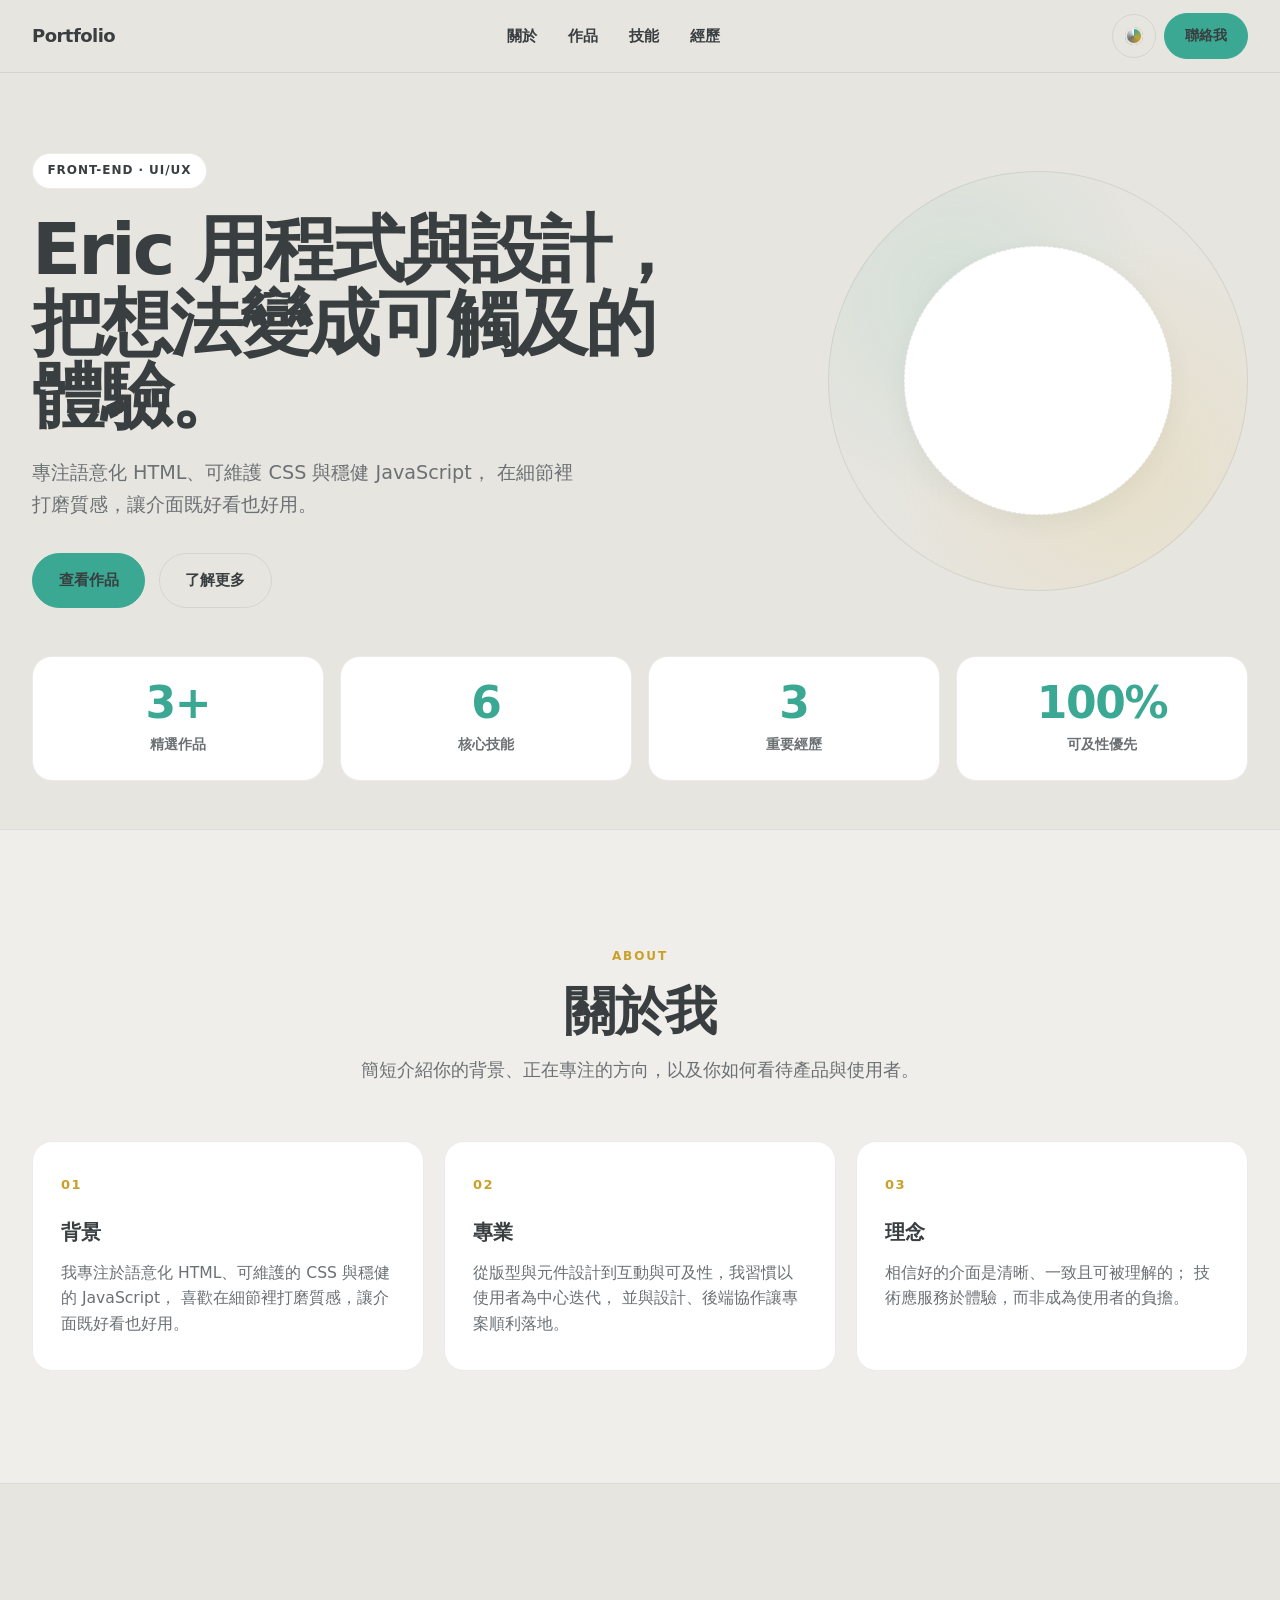
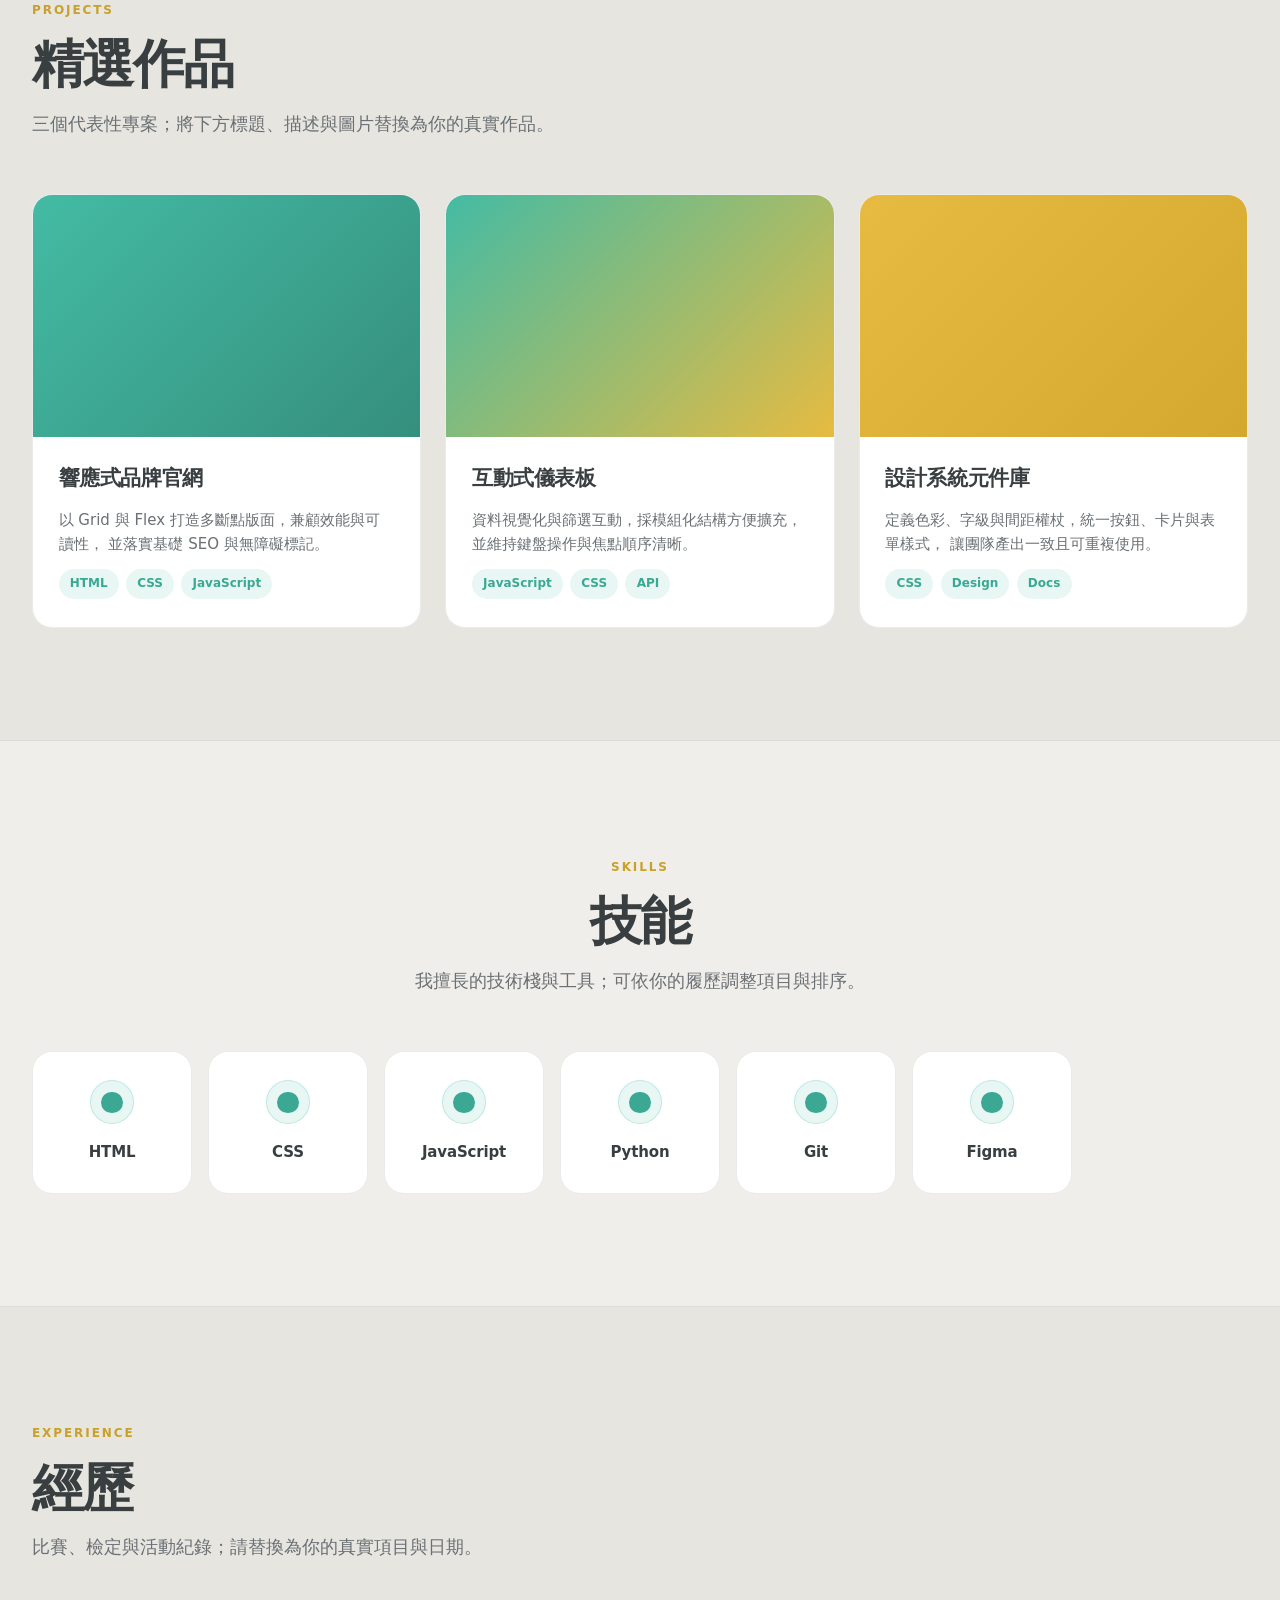
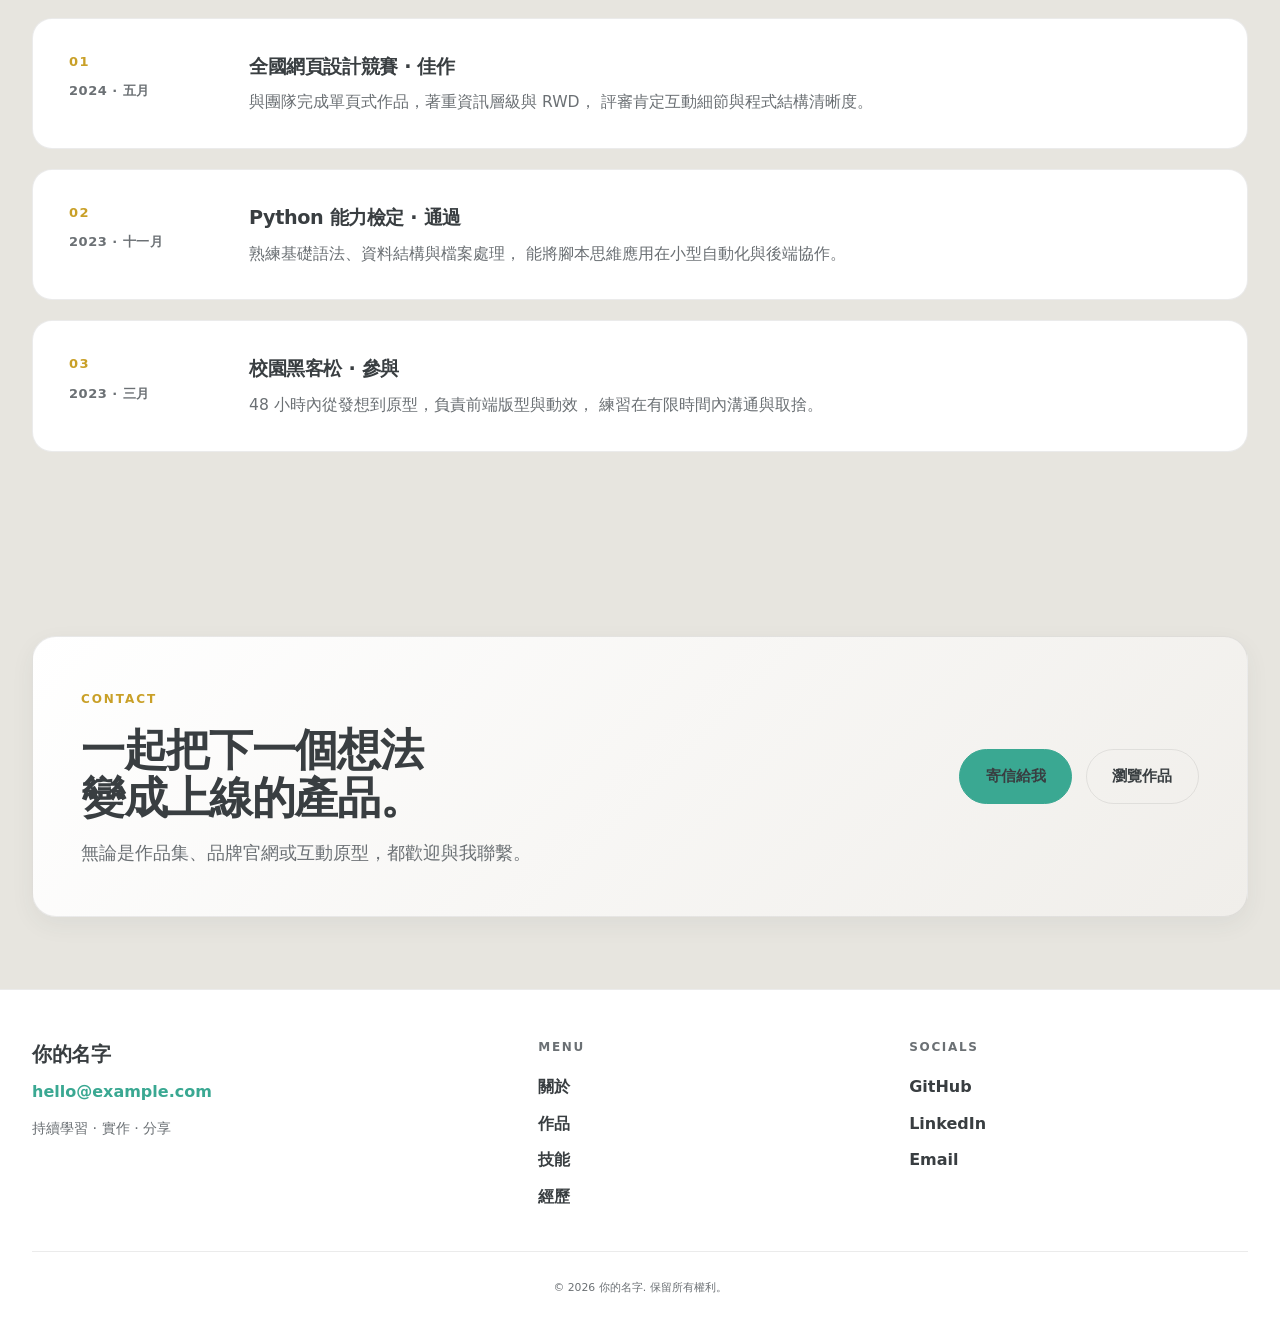
<file: index.html>
<!DOCTYPE html>
<html lang="zh-Hant">
  <head>
    <meta charset="UTF-8" />
    <meta name="viewport" content="width=device-width, initial-scale=1.0" />
    <meta
      name="description"
      content="個人作品集 — 前端開發與 UI 設計"
    />
    <title>67 | Portfolio</title>
    <link rel="stylesheet" href="style.css" />
    <script src="script.js" defer></script>
  </head>
  <body>
    <!-- 可替換：網站標題、導覽文案、各區塊內容與連結 -->

    <a class="skip-link" href="#main">跳至主要內容</a>

    <header class="site-header">
      <div class="header-inner">
        <a class="logo" href="#hero" aria-label="回到頁首">Portfolio</a>

        <button
          type="button"
          class="nav-toggle"
          id="nav-toggle"
          aria-expanded="false"
          aria-controls="site-nav"
          aria-label="開啟選單"
        >
          <span class="nav-toggle-bar" aria-hidden="true"></span>
          <span class="nav-toggle-bar" aria-hidden="true"></span>
        </button>

        <nav class="site-nav" id="site-nav" aria-label="主要導覽">
          <ul class="nav-list">
            <li><a href="#about">關於</a></li>
            <li><a href="#projects">作品</a></li>
            <li><a href="#skills">技能</a></li>
            <li><a href="#experience">經歷</a></li>
          </ul>
        </nav>

        <div class="header-actions">
          <button
            type="button"
            class="theme-toggle"
            id="theme-toggle"
            aria-label="切換淺色或深色主題"
          ></button>
          <a class="btn btn--primary btn--sm header-cta" href="#footer">聯絡我</a>
        </div>
      </div>
    </header>

    <main id="main">
      <section id="hero" class="hero section">
        <div class="container hero-grid">
          <div class="hero-inner reveal">
            <p class="badge">Front-end · UI/UX</p>
            <h1 class="hero-title">
              Eric 用程式與設計，<br />
              把想法變成可觸及的體驗。
            </h1>
            <p class="hero-slogan">
              專注語意化 HTML、可維護 CSS 與穩健 JavaScript，
              在細節裡打磨質感，讓介面既好看也好用。
            </p>
            <div class="hero-actions">
              <a class="btn btn--primary" href="#projects">查看作品</a>
              <a class="btn btn--secondary" href="#about">了解更多</a>
            </div>
          </div>
          <div class="hero-visual reveal" aria-hidden="true">
            <div class="hero-visual-ring"></div>
            <div class="hero-visual-core"></div>
          </div>
        </div>
      </section>

      <section class="stats section" aria-label="重點數據">
        <div class="container">
          <ul class="stats-grid">
            <li class="stat-item reveal">
              <span class="stat-value">3+</span>
              <span class="stat-label">精選作品</span>
            </li>
            <li class="stat-item reveal">
              <span class="stat-value">6</span>
              <span class="stat-label">核心技能</span>
            </li>
            <li class="stat-item reveal">
              <span class="stat-value">3</span>
              <span class="stat-label">重要經歷</span>
            </li>
            <li class="stat-item reveal">
              <span class="stat-value">100%</span>
              <span class="stat-label">可及性優先</span>
            </li>
          </ul>
        </div>
      </section>

      <section id="about" class="section section-about">
        <div class="container">
          <header class="section-header section-header--center reveal">
            <p class="section-label">About</p>
            <h2>關於我</h2>
            <p class="section-lead">
              簡短介紹你的背景、正在專注的方向，以及你如何看待產品與使用者。
            </p>
          </header>
          <div class="feature-grid">
            <article class="feature-card reveal">
              <span class="feature-index" aria-hidden="true">01</span>
              <h3>背景</h3>
              <p>
                我專注於語意化 HTML、可維護的 CSS 與穩健的 JavaScript，
                喜歡在細節裡打磨質感，讓介面既好看也好用。
              </p>
            </article>
            <article class="feature-card reveal">
              <span class="feature-index" aria-hidden="true">02</span>
              <h3>專業</h3>
              <p>
                從版型與元件設計到互動與可及性，我習慣以使用者為中心迭代，
                並與設計、後端協作讓專案順利落地。
              </p>
            </article>
            <article class="feature-card reveal">
              <span class="feature-index" aria-hidden="true">03</span>
              <h3>理念</h3>
              <p>
                相信好的介面是清晰、一致且可被理解的；
                技術應服務於體驗，而非成為使用者的負擔。
              </p>
            </article>
          </div>
        </div>
      </section>

      <section id="projects" class="section section-projects">
        <div class="container">
          <header class="section-header reveal">
            <p class="section-label">Projects</p>
            <h2>精選作品</h2>
            <p class="section-lead">
              三個代表性專案；將下方標題、描述與圖片替換為你的真實作品。
            </p>
          </header>

          <div class="projects-grid">
            <article class="project-card reveal">
              <div
                class="project-thumb"
                role="img"
                aria-label="作品一預覽圖佔位"
              ></div>
              <div class="project-body">
                <h3>響應式品牌官網</h3>
                <p>
                  以 Grid 與 Flex 打造多斷點版面，兼顧效能與可讀性，
                  並落實基礎 SEO 與無障礙標記。
                </p>
                <ul class="tags" aria-label="使用技術">
                  <li>HTML</li>
                  <li>CSS</li>
                  <li>JavaScript</li>
                </ul>
              </div>
            </article>

            <article class="project-card reveal">
              <div
                class="project-thumb project-thumb--alt"
                role="img"
                aria-label="作品二預覽圖佔位"
              ></div>
              <div class="project-body">
                <h3>互動式儀表板</h3>
                <p>
                  資料視覺化與篩選互動，採模組化結構方便擴充，
                  並維持鍵盤操作與焦點順序清晰。
                </p>
                <ul class="tags" aria-label="使用技術">
                  <li>JavaScript</li>
                  <li>CSS</li>
                  <li>API</li>
                </ul>
              </div>
            </article>

            <article class="project-card reveal">
              <div
                class="project-thumb project-thumb--alt2"
                role="img"
                aria-label="作品三預覽圖佔位"
              ></div>
              <div class="project-body">
                <h3>設計系統元件庫</h3>
                <p>
                  定義色彩、字級與間距權杖，統一按鈕、卡片與表單樣式，
                  讓團隊產出一致且可重複使用。
                </p>
                <ul class="tags" aria-label="使用技術">
                  <li>CSS</li>
                  <li>Design</li>
                  <li>Docs</li>
                </ul>
              </div>
            </article>
          </div>
        </div>
      </section>

      <section id="skills" class="section section-skills">
        <div class="container">
          <header class="section-header section-header--center reveal">
            <p class="section-label">Skills</p>
            <h2>技能</h2>
            <p class="section-lead">
              我擅長的技術棧與工具；可依你的履歷調整項目與排序。
            </p>
          </header>
          <ul class="skills-grid">
            <li class="skill-card reveal">
              <span class="skill-card__icon" aria-hidden="true"></span>
              <span class="skill-card__name">HTML</span>
            </li>
            <li class="skill-card reveal">
              <span class="skill-card__icon" aria-hidden="true"></span>
              <span class="skill-card__name">CSS</span>
            </li>
            <li class="skill-card reveal">
              <span class="skill-card__icon" aria-hidden="true"></span>
              <span class="skill-card__name">JavaScript</span>
            </li>
            <li class="skill-card reveal">
              <span class="skill-card__icon" aria-hidden="true"></span>
              <span class="skill-card__name">Python</span>
            </li>
            <li class="skill-card reveal">
              <span class="skill-card__icon" aria-hidden="true"></span>
              <span class="skill-card__name">Git</span>
            </li>
            <li class="skill-card reveal">
              <span class="skill-card__icon" aria-hidden="true"></span>
              <span class="skill-card__name">Figma</span>
            </li>
          </ul>
        </div>
      </section>

      <section id="experience" class="section section-experience">
        <div class="container">
          <header class="section-header reveal">
            <p class="section-label">Experience</p>
            <h2>經歷</h2>
            <p class="section-lead">
              比賽、檢定與活動紀錄；請替換為你的真實項目與日期。
            </p>
          </header>
          <ul class="experience-list">
            <li class="experience-item reveal">
              <div class="experience-item__meta">
                <span class="experience-index" aria-hidden="true">01</span>
                <time class="timeline-date" datetime="2024-05">2024 · 五月</time>
              </div>
              <div class="experience-item__body">
                <h3>全國網頁設計競賽 · 佳作</h3>
                <p>
                  與團隊完成單頁式作品，著重資訊層級與 RWD，
                  評審肯定互動細節與程式結構清晰度。
                </p>
              </div>
            </li>
            <li class="experience-item reveal">
              <div class="experience-item__meta">
                <span class="experience-index" aria-hidden="true">02</span>
                <time class="timeline-date" datetime="2023-11"
                  >2023 · 十一月</time
                >
              </div>
              <div class="experience-item__body">
                <h3>Python 能力檢定 · 通過</h3>
                <p>
                  熟練基礎語法、資料結構與檔案處理，
                  能將腳本思維應用在小型自動化與後端協作。
                </p>
              </div>
            </li>
            <li class="experience-item reveal">
              <div class="experience-item__meta">
                <span class="experience-index" aria-hidden="true">03</span>
                <time class="timeline-date" datetime="2023-03">2023 · 三月</time>
              </div>
              <div class="experience-item__body">
                <h3>校園黑客松 · 參與</h3>
                <p>
                  48 小時內從發想到原型，負責前端版型與動效，
                  練習在有限時間內溝通與取捨。
                </p>
              </div>
            </li>
          </ul>
        </div>
      </section>

      <section class="cta-banner section" aria-label="行動呼籲">
        <div class="container cta-banner__inner reveal">
          <div class="cta-banner__copy">
            <p class="section-label">Contact</p>
            <h2>一起把下一個想法<br />變成上線的產品。</h2>
            <p class="section-lead">
              無論是作品集、品牌官網或互動原型，都歡迎與我聯繫。
            </p>
          </div>
          <div class="cta-banner__actions">
            <a class="btn btn--primary" href="mailto:hello@example.com">寄信給我</a>
            <a class="btn btn--secondary" href="#projects">瀏覽作品</a>
          </div>
        </div>
      </section>
    </main>

    <footer id="footer" class="site-footer">
      <div class="container footer-grid reveal">
        <div class="footer-brand">
          <p class="footer-name">你的名字</p>
          <a class="footer-email" href="mailto:hello@example.com"
            >hello@example.com</a
          >
          <p class="footer-tagline">持續學習 · 實作 · 分享</p>
        </div>

        <nav class="footer-nav" aria-label="頁尾導覽">
          <p class="footer-nav__title">Menu</p>
          <ul>
            <li><a href="#about">關於</a></li>
            <li><a href="#projects">作品</a></li>
            <li><a href="#skills">技能</a></li>
            <li><a href="#experience">經歷</a></li>
          </ul>
        </nav>

        <div class="footer-social">
          <p class="footer-nav__title">Socials</p>
          <ul class="social-list" aria-label="社群連結">
            <li>
              <a
                href="https://github.com/"
                rel="noopener noreferrer"
                target="_blank"
                >GitHub</a
              >
            </li>
            <li>
              <a
                href="https://www.linkedin.com/"
                rel="noopener noreferrer"
                target="_blank"
                >LinkedIn</a
              >
            </li>
            <li>
              <a href="mailto:hello@example.com">Email</a>
            </li>
          </ul>
        </div>
      </div>
      <div class="container footer-bottom">
        <p class="copyright">
          <small
            >&copy; <span id="year"></span> 你的名字. 保留所有權利。</small
          >
        </p>
      </div>
    </footer>
  </body>
</html>
</file>
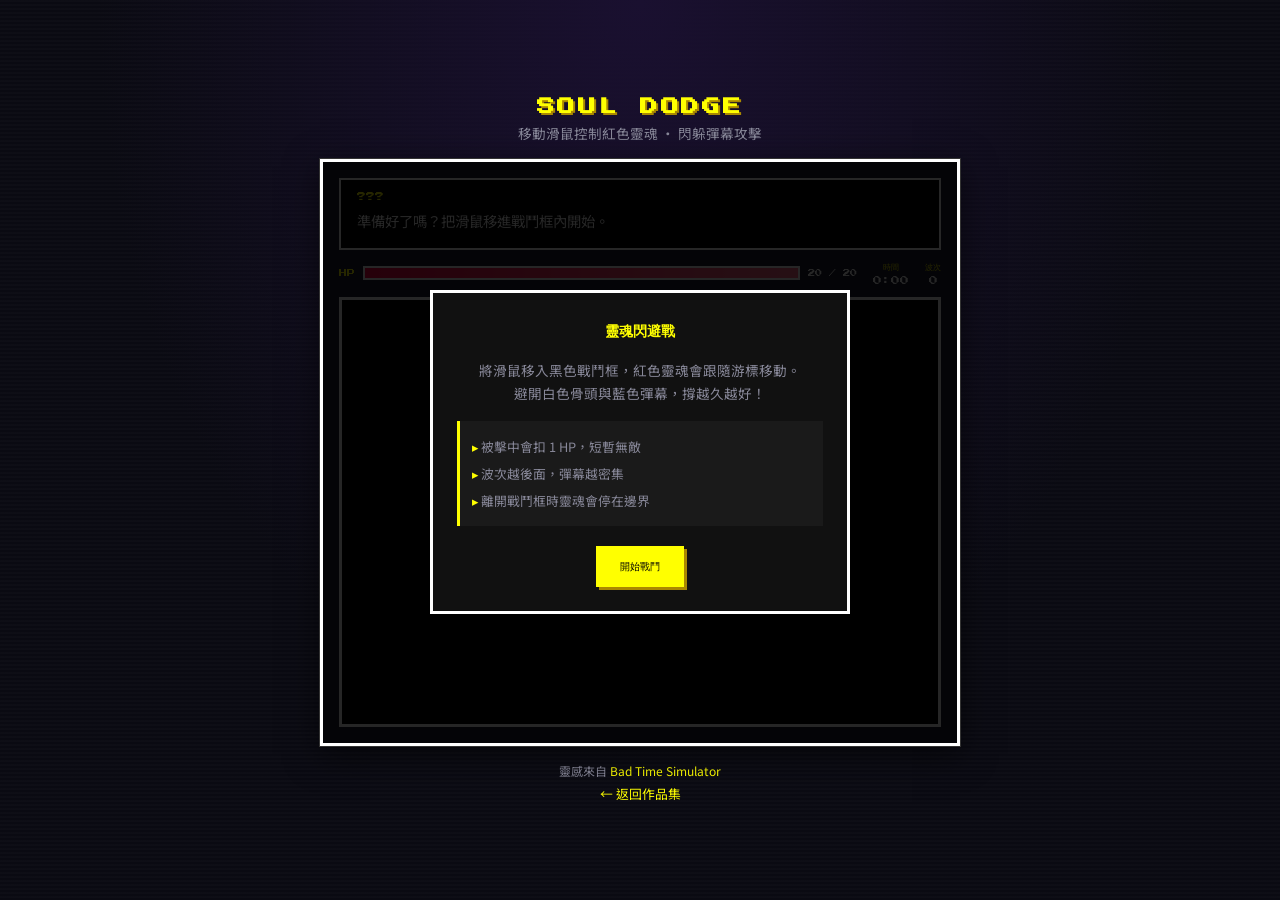
<file: dodge.html>
<!DOCTYPE html>
<html lang="zh-Hant">
  <head>
    <meta charset="UTF-8" />
    <meta name="viewport" content="width=device-width, initial-scale=1.0" />
    <meta
      name="description"
      content="滑鼠閃躲彈幕 — 以游標控制靈魂，在彈幕中生存"
    />
    <title>靈魂閃避戰 | Soul Dodge</title>
    <link rel="preconnect" href="https://fonts.googleapis.com" />
    <link rel="preconnect" href="https://fonts.gstatic.com" crossorigin />
    <link
      href="https://fonts.googleapis.com/css2?family=Press+Start+2P&family=Noto+Sans+TC:wght@400;700&display=swap"
      rel="stylesheet"
    />
    <link rel="stylesheet" href="dodge.css" />
  </head>
  <body>
    <div class="game-shell">
      <header class="game-header">
        <h1 class="game-title">SOUL DODGE</h1>
        <p class="game-subtitle">移動滑鼠控制紅色靈魂 · 閃躲彈幕攻擊</p>
      </header>

      <div class="battle-stage" id="battle-stage">
        <!-- 對話框 -->
        <div class="dialogue-box" id="dialogue-box" aria-live="polite">
          <span class="dialogue-name" id="dialogue-name">???</span>
          <p class="dialogue-text" id="dialogue-text">
            準備好了嗎？把滑鼠移進戰鬥框內開始。
          </p>
        </div>

        <!-- 狀態列 -->
        <div class="status-bar">
          <div class="hp-panel">
            <span class="hp-label">HP</span>
            <div class="hp-bar" role="progressbar" aria-valuemin="0" aria-valuemax="20" aria-valuenow="20" id="hp-bar">
              <div class="hp-fill" id="hp-fill"></div>
            </div>
            <span class="hp-text" id="hp-text">20 / 20</span>
          </div>
          <div class="stat-panel">
            <span class="stat-label">時間</span>
            <span class="stat-value" id="timer">0:00</span>
          </div>
          <div class="stat-panel">
            <span class="stat-label">波次</span>
            <span class="stat-value" id="wave">0</span>
          </div>
        </div>

        <!-- 戰鬥框 -->
        <div class="battle-box-wrap">
          <canvas id="game-canvas" width="560" height="400" aria-label="戰鬥區域"></canvas>
          <div class="battle-box-border" aria-hidden="true"></div>
        </div>

        <!-- 覆蓋層：開始 / 結束 -->
        <div class="overlay" id="overlay">
          <div class="overlay-card">
            <h2 class="overlay-title" id="overlay-title">靈魂閃避戰</h2>
            <p class="overlay-desc" id="overlay-desc">
              將滑鼠移入黑色戰鬥框，紅色靈魂會跟隨游標移動。<br />
              避開白色骨頭與藍色彈幕，撐越久越好！
            </p>
            <ul class="overlay-tips">
              <li>被擊中會扣 1 HP，短暫無敵</li>
              <li>波次越後面，彈幕越密集</li>
              <li>離開戰鬥框時靈魂會停在邊界</li>
            </ul>
            <button type="button" class="btn-start" id="btn-start">開始戰鬥</button>
          </div>
        </div>

        <div class="overlay overlay--hidden" id="gameover-overlay">
          <div class="overlay-card overlay-card--gameover">
            <h2 class="overlay-title">GAME OVER</h2>
            <p class="overlay-desc" id="final-stats"></p>
            <button type="button" class="btn-start" id="btn-restart">再戰一次</button>
          </div>
        </div>
      </div>

      <footer class="game-footer">
        <p>靈感來自 <a href="https://jcw87.github.io/c2-sans-fight/" target="_blank" rel="noopener noreferrer">Bad Time Simulator</a></p>
        <a href="index.html" class="back-link">← 返回作品集</a>
      </footer>
    </div>

    <script src="dodge.js" defer></script>
  </body>
</html>
</file>
<file: style.css>
/* ===== CSS variables (themes) ===== */
/* Palette: #393e41 · #d3d0cb · #e7e5df · #44bba4 · #e7bb41 */
:root {
  color-scheme: dark;
  --color-charcoal: #393e41;
  --color-warm-gray: #d3d0cb;
  --color-cream: #e7e5df;
  --color-teal: #44bba4;
  --color-gold: #e7bb41;
  --bg: var(--color-charcoal);
  --bg-elevated: #44494d;
  --bg-soft: #323639;
  --text: var(--color-cream);
  --text-muted: var(--color-warm-gray);
  --accent: var(--color-teal);
  --accent-secondary: var(--color-gold);
  --accent-soft: rgba(68, 187, 164, 0.16);
  --accent-secondary-soft: rgba(231, 187, 65, 0.14);
  --border: rgba(231, 229, 223, 0.14);
  --shadow: 0 24px 64px rgba(0, 0, 0, 0.28);
  --shadow-sm: 0 8px 24px rgba(0, 0, 0, 0.18);
  --header-bg: rgba(57, 62, 65, 0.82);
  --thumb-1: linear-gradient(135deg, #44bba4 0%, #358f7d 100%);
  --thumb-2: linear-gradient(135deg, #44bba4 0%, #e7bb41 100%);
  --thumb-3: linear-gradient(135deg, #e7bb41 0%, #c9a028 100%);
  --radius: 20px;
  --radius-sm: 12px;
  --radius-pill: 999px;
  --font-sans: "Inter", system-ui, -apple-system, "Segoe UI", Roboto,
    "Helvetica Neue", Arial, sans-serif;
  --transition: 0.25s ease;
  --nav-height: 4.5rem;
  --section-gap: clamp(4rem, 9vw, 7rem);
}

html[data-theme="light"] {
  color-scheme: light;
  --bg: var(--color-cream);
  --bg-elevated: #ffffff;
  --bg-soft: #f0eeea;
  --text: var(--color-charcoal);
  --text-muted: #6b7074;
  --accent: #3aa892;
  --accent-secondary: #c9a028;
  --accent-soft: rgba(68, 187, 164, 0.12);
  --accent-secondary-soft: rgba(231, 187, 65, 0.14);
  --border: rgba(57, 62, 65, 0.1);
  --shadow: 0 24px 64px rgba(57, 62, 65, 0.1);
  --shadow-sm: 0 8px 24px rgba(57, 62, 65, 0.06);
  --header-bg: rgba(231, 229, 223, 0.9);
  --thumb-1: linear-gradient(135deg, #44bba4 0%, #358f7d 100%);
  --thumb-2: linear-gradient(135deg, #44bba4 0%, #e7bb41 100%);
  --thumb-3: linear-gradient(135deg, #e7bb41 0%, #d4a82e 100%);
}

/* ===== Reset & base ===== */
*,
*::before,
*::after {
  box-sizing: border-box;
}

* {
  margin: 0;
}

html {
  scroll-behavior: smooth;
}

@media (prefers-reduced-motion: reduce) {
  html {
    scroll-behavior: auto;
  }

  *,
  *::before,
  *::after {
    animation-duration: 0.01ms !important;
    animation-iteration-count: 1 !important;
    transition-duration: 0.01ms !important;
  }

  .reveal {
    opacity: 1 !important;
    transform: none !important;
  }
}

body {
  font-family: var(--font-sans);
  font-size: 1rem;
  line-height: 1.65;
  color: var(--text);
  background-color: var(--bg);
  min-height: 100vh;
  -webkit-font-smoothing: antialiased;
}

img {
  max-width: 100%;
  display: block;
}

a {
  color: inherit;
  text-decoration: none;
  transition: color var(--transition), opacity var(--transition),
    transform var(--transition), background var(--transition),
    border-color var(--transition);
}

ul {
  list-style: none;
  padding: 0;
}

button {
  font: inherit;
  cursor: pointer;
  border: none;
  background: none;
  color: inherit;
}

:focus-visible {
  outline: 2px solid var(--accent);
  outline-offset: 3px;
}

.skip-link {
  position: absolute;
  left: 1rem;
  top: -100%;
  padding: 0.5rem 1rem;
  background: var(--accent);
  color: var(--bg);
  font-weight: 600;
  border-radius: var(--radius-sm);
  z-index: 1000;
  transition: top var(--transition);
}

.skip-link:focus {
  top: 1rem;
}

/* ===== Layout ===== */
.container {
  width: min(100% - 2.5rem, 76rem);
  margin-inline: auto;
}

.section {
  padding-block: var(--section-gap);
}

.section-header {
  max-width: 42rem;
  margin-bottom: clamp(2.5rem, 5vw, 3.5rem);
}

.section-header--center {
  margin-inline: auto;
  text-align: center;
}

.section-label {
  display: inline-block;
  font-size: 0.75rem;
  font-weight: 700;
  letter-spacing: 0.16em;
  text-transform: uppercase;
  color: var(--accent-secondary);
  margin-bottom: 1rem;
}

.section-header h2 {
  font-size: clamp(2rem, 5vw, 3.25rem);
  font-weight: 800;
  letter-spacing: -0.03em;
  line-height: 1.08;
  margin-bottom: 1rem;
}

.section-lead {
  color: var(--text-muted);
  font-size: clamp(1rem, 2vw, 1.125rem);
  max-width: 36rem;
}

.section-header--center .section-lead {
  margin-inline: auto;
}

/* ===== Buttons ===== */
.btn {
  display: inline-flex;
  align-items: center;
  justify-content: center;
  gap: 0.5rem;
  padding: 0.9rem 1.6rem;
  font-size: 0.9375rem;
  font-weight: 700;
  border-radius: var(--radius-pill);
  border: 1px solid transparent;
  white-space: nowrap;
}

.btn--sm {
  padding: 0.65rem 1.25rem;
  font-size: 0.875rem;
}

.btn--primary {
  background: var(--accent);
  color: var(--color-charcoal);
  border-color: var(--accent);
}

.btn--primary:hover {
  filter: brightness(1.06);
  transform: translateY(-2px);
}

.btn--secondary {
  background: transparent;
  color: var(--text);
  border-color: var(--border);
}

.btn--secondary:hover {
  border-color: var(--accent);
  color: var(--accent);
  transform: translateY(-2px);
}

/* ===== Header & nav ===== */
.site-header {
  position: sticky;
  top: 0;
  z-index: 100;
  background: var(--header-bg);
  backdrop-filter: blur(16px);
  -webkit-backdrop-filter: blur(16px);
  border-bottom: 1px solid var(--border);
}

.header-inner {
  display: flex;
  align-items: center;
  justify-content: space-between;
  gap: 1rem;
  width: min(100% - 2.5rem, 76rem);
  margin-inline: auto;
  min-height: var(--nav-height);
}

.logo {
  font-weight: 800;
  font-size: 1.125rem;
  letter-spacing: -0.03em;
  color: var(--text);
  flex-shrink: 0;
}

.logo:hover {
  color: var(--accent);
}

.header-actions {
  display: flex;
  align-items: center;
  gap: 0.5rem;
  flex-shrink: 0;
}

.header-cta {
  display: none;
}

.nav-toggle {
  display: flex;
  flex-direction: column;
  justify-content: center;
  gap: 6px;
  width: 2.75rem;
  height: 2.75rem;
  padding: 0.5rem;
  border-radius: var(--radius-sm);
  margin-left: auto;
}

.nav-toggle:hover {
  background: var(--accent-soft);
}

.nav-toggle-bar {
  display: block;
  height: 2px;
  width: 100%;
  background: var(--text);
  border-radius: 1px;
  transition: transform var(--transition), opacity var(--transition);
}

.site-header.is-open .nav-toggle-bar:first-child {
  transform: translateY(4px) rotate(45deg);
}

.site-header.is-open .nav-toggle-bar:last-child {
  transform: translateY(-4px) rotate(-45deg);
}

.site-nav {
  position: fixed;
  inset: var(--nav-height) 0 auto 0;
  background: var(--bg-elevated);
  border-bottom: 1px solid var(--border);
  padding: 1.25rem 1.5rem 1.5rem;
  transform: translateY(-100%);
  opacity: 0;
  visibility: hidden;
  transition: transform var(--transition), opacity var(--transition),
    visibility var(--transition);
  box-shadow: var(--shadow);
}

.site-header.is-open .site-nav {
  transform: translateY(0);
  opacity: 1;
  visibility: visible;
}

.nav-list {
  display: flex;
  flex-direction: column;
  gap: 0.25rem;
}

.nav-list a {
  display: block;
  padding: 0.75rem 0.85rem;
  border-radius: var(--radius-sm);
  color: var(--text);
  font-weight: 600;
  font-size: 0.9375rem;
}

.nav-list a:hover {
  background: var(--accent-soft);
  color: var(--accent);
}

.theme-toggle {
  flex-shrink: 0;
  width: 2.75rem;
  height: 2.75rem;
  border-radius: 50%;
  border: 1px solid var(--border);
  display: grid;
  place-items: center;
  transition: background var(--transition), border-color var(--transition),
    transform var(--transition);
}

.theme-toggle::before {
  content: "";
  width: 1.1rem;
  height: 1.1rem;
  border-radius: 50%;
  background: conic-gradient(
    var(--accent) 0deg,
    var(--accent-secondary) 120deg,
    var(--text-muted) 240deg,
    var(--bg-elevated) 360deg
  );
  box-shadow: inset 0 0 0 2px var(--bg);
}

.theme-toggle:hover {
  background: var(--accent-soft);
  transform: scale(1.05);
}

@media (min-width: 768px) {
  .nav-toggle {
    display: none;
  }

  .header-cta {
    display: inline-flex;
  }

  .site-nav {
    position: static;
    inset: auto;
    padding: 0;
    transform: none;
    opacity: 1;
    visibility: visible;
    background: transparent;
    border: none;
    box-shadow: none;
    flex: 1;
    display: flex;
    justify-content: center;
  }

  .nav-list {
    flex-direction: row;
    flex-wrap: wrap;
    justify-content: center;
    gap: 0.25rem;
  }

  .nav-list a:hover {
    transform: translateY(-1px);
  }

  .header-inner {
    display: grid;
    grid-template-columns: auto 1fr auto;
    align-items: center;
  }
}

/* ===== Hero ===== */
.hero {
  position: relative;
  padding-block: clamp(3rem, 10vw, 5rem) clamp(2rem, 6vw, 3rem);
  overflow: hidden;
}

.hero-grid {
  display: grid;
  gap: 3rem;
  align-items: center;
}

.hero-inner {
  position: relative;
  z-index: 1;
  max-width: 44rem;
}

.badge {
  display: inline-flex;
  align-items: center;
  padding: 0.45rem 0.9rem;
  margin-bottom: 1.5rem;
  font-size: 0.75rem;
  font-weight: 700;
  letter-spacing: 0.08em;
  text-transform: uppercase;
  color: var(--text);
  background: var(--bg-elevated);
  border: 1px solid var(--border);
  border-radius: var(--radius-pill);
}

.hero-title {
  font-size: clamp(2.5rem, 7vw, 4.5rem);
  font-weight: 800;
  letter-spacing: -0.04em;
  line-height: 1.02;
  margin-bottom: 1.5rem;
}

.hero-slogan {
  font-size: clamp(1.05rem, 2.2vw, 1.2rem);
  color: var(--text-muted);
  margin-bottom: 2rem;
  max-width: 34rem;
}

.hero-actions {
  display: flex;
  flex-wrap: wrap;
  gap: 0.85rem;
}

.hero-visual {
  position: relative;
  width: min(100%, 420px);
  aspect-ratio: 1;
  margin-inline: auto;
  justify-self: center;
}

.hero-visual-ring {
  position: absolute;
  inset: 0;
  border-radius: 50%;
  border: 1px solid var(--border);
  background: radial-gradient(
      circle at 30% 30%,
      var(--accent-soft),
      transparent 50%
    ),
    radial-gradient(
      circle at 70% 70%,
      var(--accent-secondary-soft),
      transparent 55%
    );
}

.hero-visual-core {
  position: absolute;
  inset: 18%;
  border-radius: 50%;
  background: var(--bg-elevated);
  border: 1px dashed var(--border);
  box-shadow: var(--shadow-sm);
}

@media (min-width: 960px) {
  .hero-grid {
    grid-template-columns: 1.15fr 0.85fr;
    gap: 2rem;
  }

  .hero-visual {
    margin-inline: 0;
    justify-self: end;
  }
}

/* ===== Stats ===== */
.stats {
  padding-block: 0 clamp(2rem, 5vw, 3rem);
}

.stats-grid {
  display: grid;
  grid-template-columns: repeat(2, 1fr);
  gap: 1rem;
}

.stat-item {
  padding: 1.5rem 1.25rem;
  border-radius: var(--radius);
  border: 1px solid var(--border);
  background: var(--bg-elevated);
  text-align: center;
  transition: transform var(--transition), border-color var(--transition);
}

.stat-item:hover {
  transform: translateY(-4px);
  border-color: rgba(68, 187, 164, 0.35);
}

.stat-value {
  display: block;
  font-size: clamp(2rem, 5vw, 2.75rem);
  font-weight: 800;
  letter-spacing: -0.03em;
  line-height: 1;
  margin-bottom: 0.5rem;
  color: var(--accent);
}

.stat-label {
  display: block;
  font-size: 0.875rem;
  font-weight: 600;
  color: var(--text-muted);
}

@media (min-width: 768px) {
  .stats-grid {
    grid-template-columns: repeat(4, 1fr);
  }
}

/* ===== About / Features ===== */
.section-about {
  background: var(--bg-soft);
  border-block: 1px solid var(--border);
}

.feature-grid {
  display: grid;
  gap: 1.25rem;
}

@media (min-width: 768px) {
  .feature-grid {
    grid-template-columns: repeat(3, 1fr);
  }
}

.feature-card {
  padding: 2rem 1.75rem;
  border-radius: var(--radius);
  border: 1px solid var(--border);
  background: var(--bg-elevated);
  transition: transform var(--transition), border-color var(--transition),
    box-shadow var(--transition);
}

.feature-card:hover {
  transform: translateY(-6px);
  border-color: rgba(68, 187, 164, 0.4);
  box-shadow: var(--shadow-sm);
}

.feature-index {
  display: block;
  font-size: 0.8125rem;
  font-weight: 700;
  letter-spacing: 0.12em;
  color: var(--accent-secondary);
  margin-bottom: 1.25rem;
}

.feature-card h3 {
  font-size: 1.25rem;
  font-weight: 800;
  letter-spacing: -0.02em;
  margin-bottom: 0.75rem;
}

.feature-card p {
  color: var(--text-muted);
  font-size: 0.975rem;
}

/* ===== Projects ===== */
.projects-grid {
  display: grid;
  grid-template-columns: repeat(auto-fit, minmax(min(100%, 300px), 1fr));
  gap: 1.5rem;
}

.project-card {
  display: flex;
  flex-direction: column;
  border-radius: var(--radius);
  border: 1px solid var(--border);
  background: var(--bg-elevated);
  overflow: hidden;
  transition: transform var(--transition), border-color var(--transition),
    box-shadow var(--transition);
}

.project-card:hover {
  transform: translateY(-8px);
  border-color: rgba(68, 187, 164, 0.45);
  box-shadow: var(--shadow);
}

.project-thumb {
  aspect-ratio: 16 / 10;
  background: var(--thumb-1);
}

.project-thumb--alt {
  background: var(--thumb-2);
}

.project-thumb--alt2 {
  background: var(--thumb-3);
}

.project-body {
  padding: 1.5rem 1.6rem 1.75rem;
  display: flex;
  flex-direction: column;
  gap: 0.75rem;
  flex: 1;
}

.project-body h3 {
  font-size: 1.3rem;
  font-weight: 800;
  letter-spacing: -0.02em;
}

.project-body p {
  color: var(--text-muted);
  font-size: 0.9375rem;
  flex: 1;
}

.tags {
  display: flex;
  flex-wrap: wrap;
  gap: 0.45rem;
}

.tags li {
  font-size: 0.75rem;
  font-weight: 700;
  padding: 0.3rem 0.7rem;
  border-radius: var(--radius-pill);
  background: var(--accent-soft);
  color: var(--accent);
}

/* ===== Skills ===== */
.section-skills {
  background: var(--bg-soft);
  border-block: 1px solid var(--border);
}

.skills-grid {
  display: grid;
  grid-template-columns: repeat(auto-fill, minmax(9.5rem, 1fr));
  gap: 1rem;
}

.skill-card {
  display: flex;
  flex-direction: column;
  align-items: center;
  gap: 1rem;
  padding: 1.75rem 1rem;
  border-radius: var(--radius);
  border: 1px solid var(--border);
  background: var(--bg-elevated);
  text-align: center;
  transition: transform var(--transition), border-color var(--transition),
    box-shadow var(--transition);
}

.skill-card:hover {
  transform: translateY(-4px);
  border-color: var(--accent);
  box-shadow: var(--shadow-sm);
}

.skill-card__icon {
  width: 2.75rem;
  height: 2.75rem;
  border-radius: 50%;
  background: var(--accent-soft);
  border: 1px solid rgba(68, 187, 164, 0.25);
  position: relative;
}

.skill-card__icon::after {
  content: "";
  position: absolute;
  inset: 0.65rem;
  border-radius: 50%;
  background: var(--accent);
}

.skill-card__name {
  font-weight: 800;
  font-size: 0.9375rem;
  letter-spacing: -0.01em;
}

/* ===== Experience ===== */
.experience-list {
  display: flex;
  flex-direction: column;
  gap: 1.25rem;
}

.experience-item {
  display: grid;
  gap: 1.25rem;
  padding: 1.75rem;
  border-radius: var(--radius);
  border: 1px solid var(--border);
  background: var(--bg-elevated);
  transition: transform var(--transition), border-color var(--transition);
}

.experience-item:hover {
  transform: translateX(6px);
  border-color: rgba(68, 187, 164, 0.35);
}

.experience-item__meta {
  display: flex;
  align-items: center;
  gap: 1rem;
}

.experience-index {
  font-size: 0.8125rem;
  font-weight: 700;
  letter-spacing: 0.12em;
  color: var(--accent-secondary);
}

.timeline-date {
  font-size: 0.8125rem;
  font-weight: 700;
  color: var(--text-muted);
  letter-spacing: 0.04em;
}

.experience-item__body h3 {
  font-size: 1.2rem;
  font-weight: 800;
  letter-spacing: -0.02em;
  margin-bottom: 0.5rem;
}

.experience-item__body p {
  color: var(--text-muted);
  font-size: 0.975rem;
}

@media (min-width: 768px) {
  .experience-item {
    grid-template-columns: 10rem 1fr;
    align-items: start;
    padding: 2rem 2.25rem;
  }

  .experience-item__meta {
    flex-direction: column;
    align-items: flex-start;
    gap: 0.5rem;
  }
}

/* ===== CTA Banner ===== */
.cta-banner {
  padding-block: clamp(3rem, 7vw, 4.5rem);
}

.cta-banner__inner {
  display: flex;
  flex-direction: column;
  gap: 2rem;
  padding: clamp(2rem, 5vw, 3rem);
  border-radius: calc(var(--radius) + 4px);
  border: 1px solid var(--border);
  background: linear-gradient(
    135deg,
    var(--bg-elevated) 0%,
    var(--bg-soft) 100%
  );
  box-shadow: var(--shadow-sm);
}

.cta-banner__copy h2 {
  font-size: clamp(1.75rem, 4vw, 2.75rem);
  font-weight: 800;
  letter-spacing: -0.03em;
  line-height: 1.1;
  margin-bottom: 1rem;
}

.cta-banner__actions {
  display: flex;
  flex-wrap: wrap;
  gap: 0.85rem;
}

@media (min-width: 768px) {
  .cta-banner__inner {
    flex-direction: row;
    align-items: center;
    justify-content: space-between;
  }

  .cta-banner__actions {
    flex-shrink: 0;
  }
}

/* ===== Footer ===== */
.site-footer {
  border-top: 1px solid var(--border);
  background: var(--bg-elevated);
  padding-block: 3rem 1.5rem;
}

.footer-grid {
  display: grid;
  gap: 2.5rem;
  margin-bottom: 2.5rem;
}

.footer-name {
  font-weight: 800;
  font-size: 1.25rem;
  letter-spacing: -0.02em;
  margin-bottom: 0.5rem;
}

.footer-email {
  display: inline-block;
  font-weight: 600;
  color: var(--accent);
  margin-bottom: 0.75rem;
}

.footer-email:hover {
  color: var(--text);
}

.footer-tagline {
  color: var(--text-muted);
  font-size: 0.9rem;
}

.footer-nav__title {
  font-size: 0.75rem;
  font-weight: 700;
  letter-spacing: 0.14em;
  text-transform: uppercase;
  color: var(--text-muted);
  margin-bottom: 1rem;
}

.footer-nav ul,
.social-list {
  display: flex;
  flex-direction: column;
  gap: 0.65rem;
}

.footer-nav a,
.social-list a {
  font-weight: 600;
  color: var(--text);
}

.footer-nav a:hover,
.social-list a:hover {
  color: var(--accent);
}

.footer-bottom {
  padding-top: 1.5rem;
  border-top: 1px solid var(--border);
  text-align: center;
}

.copyright {
  color: var(--text-muted);
  font-size: 0.8125rem;
}

@media (min-width: 768px) {
  .footer-grid {
    grid-template-columns: 1.4fr 1fr 1fr;
    gap: 2rem;
  }
}

/* ===== Reveal on scroll ===== */
.reveal {
  opacity: 0;
  transform: translateY(20px);
  transition: opacity 0.65s ease, transform 0.65s ease;
}

.reveal.is-visible {
  opacity: 1;
  transform: translateY(0);
}
</file>
<file: dodge.css>
*,
*::before,
*::after {
  box-sizing: border-box;
  margin: 0;
  padding: 0;
}

:root {
  --bg: #0a0a12;
  --panel: #1a1a2e;
  --border: #ffffff;
  --accent: #ffff00;
  --heart: #ff0044;
  --bone: #f5f5f5;
  --bullet: #44aaff;
  --blaster: #ffffff;
  --warning: #ff8800;
  --text: #ffffff;
  --muted: #888899;
  --pixel: "Press Start 2P", monospace;
  --sans: "Noto Sans TC", system-ui, sans-serif;
}

html {
  font-size: 16px;
}

body {
  min-height: 100vh;
  background: var(--bg);
  background-image:
    radial-gradient(ellipse at 50% 0%, #1a1030 0%, transparent 60%),
    repeating-linear-gradient(
      0deg,
      transparent,
      transparent 2px,
      rgba(255, 255, 255, 0.015) 2px,
      rgba(255, 255, 255, 0.015) 4px
    );
  color: var(--text);
  font-family: var(--sans);
  display: flex;
  align-items: center;
  justify-content: center;
  padding: 1.5rem 1rem;
}

.game-shell {
  width: min(640px, 100%);
  display: flex;
  flex-direction: column;
  gap: 1rem;
}

.game-header {
  text-align: center;
}

.game-title {
  font-family: var(--pixel);
  font-size: clamp(0.9rem, 3vw, 1.1rem);
  color: var(--accent);
  letter-spacing: 0.15em;
  text-shadow: 2px 2px 0 #aa8800;
  margin-bottom: 0.5rem;
}

.game-subtitle {
  font-size: 0.85rem;
  color: var(--muted);
}

.battle-stage {
  position: relative;
  background: var(--panel);
  border: 3px solid var(--border);
  padding: 1rem;
  box-shadow:
    0 0 0 1px #333,
    0 8px 32px rgba(0, 0, 0, 0.6);
}

/* 對話框 */
.dialogue-box {
  background: #000;
  border: 2px solid var(--border);
  padding: 0.75rem 1rem;
  margin-bottom: 0.75rem;
  min-height: 4.5rem;
}

.dialogue-name {
  display: block;
  font-family: var(--pixel);
  font-size: 0.55rem;
  color: var(--accent);
  margin-bottom: 0.5rem;
}

.dialogue-text {
  font-size: 0.9rem;
  line-height: 1.6;
  color: var(--text);
}

/* 狀態列 */
.status-bar {
  display: flex;
  align-items: center;
  gap: 1rem;
  margin-bottom: 0.75rem;
  flex-wrap: wrap;
}

.hp-panel {
  display: flex;
  align-items: center;
  gap: 0.5rem;
  flex: 1;
  min-width: 180px;
}

.hp-label,
.stat-label {
  font-family: var(--pixel);
  font-size: 0.5rem;
  color: var(--accent);
}

.hp-bar {
  flex: 1;
  height: 14px;
  background: #330000;
  border: 2px solid var(--border);
  position: relative;
}

.hp-fill {
  height: 100%;
  width: 100%;
  background: linear-gradient(90deg, #ff0044, #ff6688);
  transition: width 0.3s ease;
}

.hp-text {
  font-family: var(--pixel);
  font-size: 0.45rem;
  color: var(--text);
  white-space: nowrap;
}

.stat-panel {
  display: flex;
  flex-direction: column;
  align-items: center;
  gap: 0.2rem;
}

.stat-value {
  font-family: var(--pixel);
  font-size: 0.55rem;
  color: var(--text);
}

/* 戰鬥框 */
.battle-box-wrap {
  position: relative;
  width: 100%;
  aspect-ratio: 560 / 400;
}

#game-canvas {
  display: block;
  width: 100%;
  height: 100%;
  background: #000;
  image-rendering: pixelated;
}

.battle-box-border {
  position: absolute;
  inset: 0;
  border: 3px solid var(--border);
  pointer-events: none;
}

/* 覆蓋層 */
.overlay {
  position: absolute;
  inset: 0;
  background: rgba(0, 0, 0, 0.85);
  display: flex;
  align-items: center;
  justify-content: center;
  z-index: 10;
  padding: 1rem;
}

.overlay--hidden {
  display: none;
}

.overlay-card {
  background: #111;
  border: 3px solid var(--border);
  padding: 1.5rem;
  text-align: center;
  max-width: 420px;
  width: 100%;
}

.overlay-card--gameover {
  border-color: var(--heart);
}

.overlay-title {
  font-family: var(--pixel);
  font-size: clamp(0.7rem, 2.5vw, 0.9rem);
  color: var(--accent);
  margin-bottom: 1rem;
  line-height: 1.8;
}

.overlay-card--gameover .overlay-title {
  color: var(--heart);
}

.overlay-desc {
  font-size: 0.85rem;
  color: var(--muted);
  line-height: 1.7;
  margin-bottom: 1rem;
}

.overlay-tips {
  list-style: none;
  text-align: left;
  font-size: 0.8rem;
  color: var(--muted);
  margin-bottom: 1.25rem;
  padding: 0.75rem;
  background: rgba(255, 255, 255, 0.04);
  border-left: 3px solid var(--accent);
}

.overlay-tips li {
  padding: 0.25rem 0;
}

.overlay-tips li::before {
  content: "▸ ";
  color: var(--accent);
}

.btn-start {
  font-family: var(--pixel);
  font-size: 0.6rem;
  padding: 0.85rem 1.5rem;
  background: var(--accent);
  color: #000;
  border: none;
  cursor: pointer;
  transition: transform 0.1s, box-shadow 0.1s;
  box-shadow: 3px 3px 0 #aa8800;
}

.btn-start:hover {
  transform: translate(-1px, -1px);
  box-shadow: 4px 4px 0 #aa8800;
}

.btn-start:active {
  transform: translate(2px, 2px);
  box-shadow: 1px 1px 0 #aa8800;
}

/* 頁尾 */
.game-footer {
  text-align: center;
  font-size: 0.75rem;
  color: var(--muted);
  display: flex;
  flex-direction: column;
  gap: 0.35rem;
}

.game-footer a {
  color: var(--accent);
  text-decoration: none;
}

.game-footer a:hover {
  text-decoration: underline;
}

.back-link {
  font-size: 0.8rem;
}

/* 遊戲進行中隱藏系統游標，顯示自訂靈魂 */
body.playing {
  cursor: none;
}

@media (max-width: 480px) {
  .status-bar {
    gap: 0.5rem;
  }

  .dialogue-text {
    font-size: 0.8rem;
  }
}
</file>
